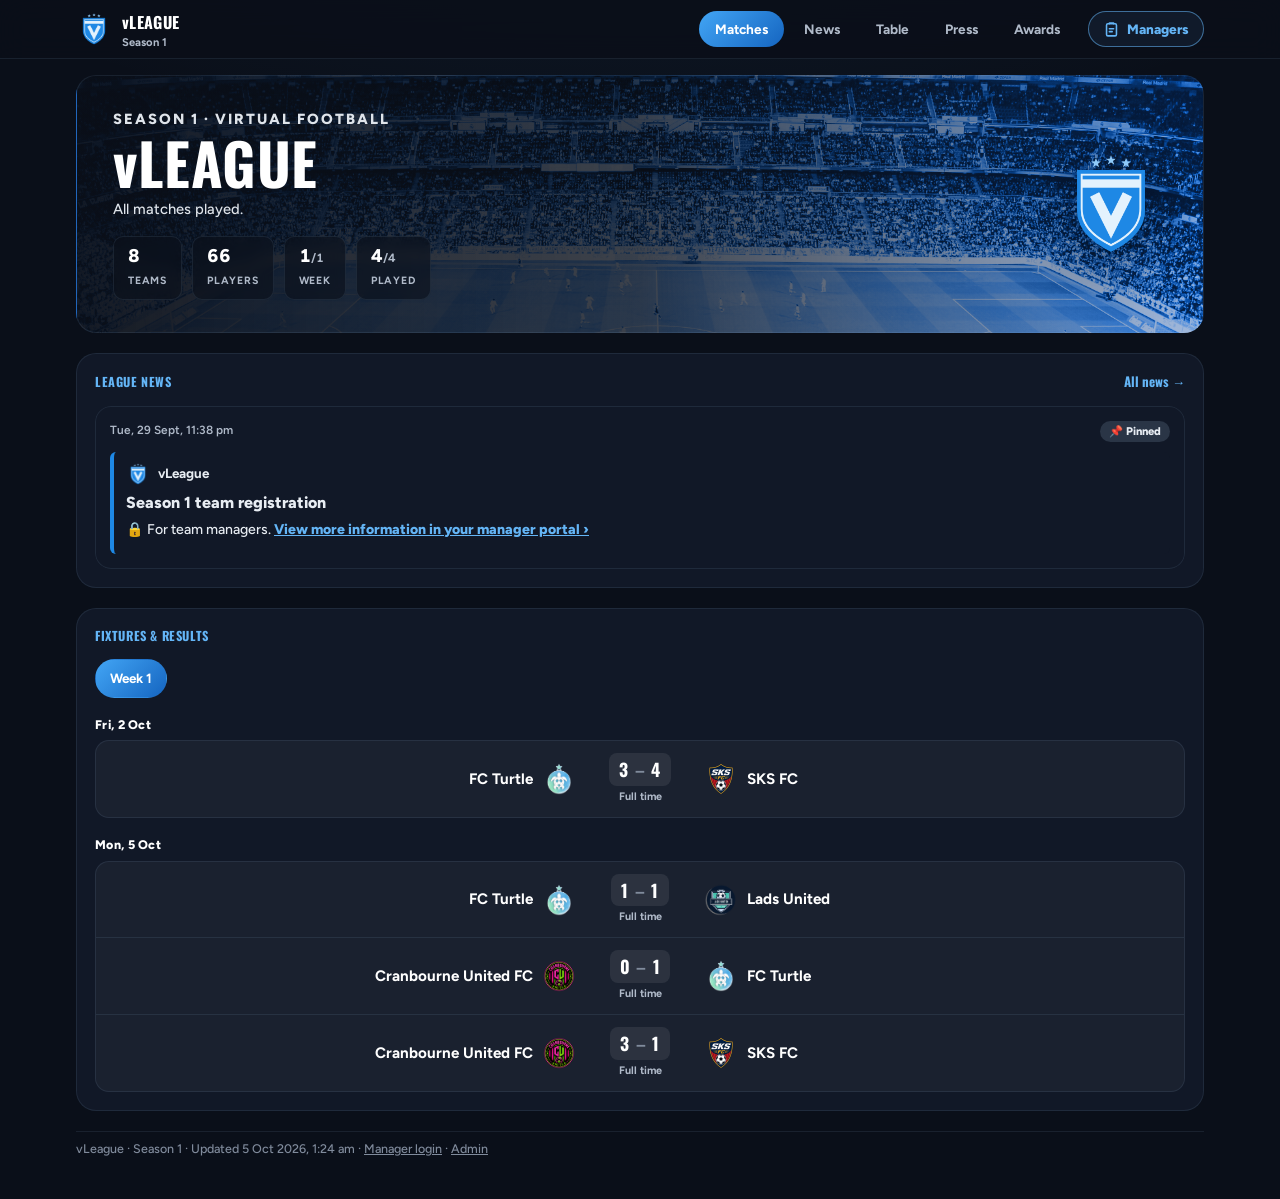
<file: index.html>
<!DOCTYPE html>
<html lang="en">
<head>
  <meta charset="UTF-8">
  <meta name="viewport" content="width=device-width, initial-scale=1.0, viewport-fit=cover">
  <title>vLeague</title>
  <meta name="description" content="Fixtures, results and live matches for vLeague Season 1.">
  <meta name="theme-color" content="#061a38">
  <link rel="icon" type="image/png" href="assets/league/logo.png">
  <link rel="preconnect" href="https://fonts.googleapis.com">
  <link rel="preconnect" href="https://fonts.gstatic.com" crossorigin>
  <link rel="stylesheet" href="https://fonts.googleapis.com/css2?family=Oswald:wght@500;700&family=Figtree:wght@400;500;600;700;800&display=swap">
  <link rel="stylesheet" href="css/styles.css?v=202610051247">
  <link rel="stylesheet" href="css/news.css?v=202610051247">
  <script type="importmap">{"imports":{"./js/admin-league.js":"./js/admin-league.js?v=202610051247","./js/admin-news.js":"./js/admin-news.js?v=202610051247","./js/admin-ui.js":"./js/admin-ui.js?v=202610051247","./js/admin.js":"./js/admin.js?v=202610051247","./js/awards.js":"./js/awards.js?v=202610051247","./js/broadcast.js":"./js/broadcast.js?v=202610051247","./js/config.js":"./js/config.js?v=202610051247","./js/data.js":"./js/data.js?v=202610051247","./js/highlights.js":"./js/highlights.js?v=202610051247","./js/home.js":"./js/home.js?v=202610051247","./js/league.js":"./js/league.js?v=202610051247","./js/manager-news.js":"./js/manager-news.js?v=202610051247","./js/manager-scout.js":"./js/manager-scout.js?v=202610051247","./js/manager.js":"./js/manager.js?v=202610051247","./js/managers.js":"./js/managers.js?v=202610051247","./js/match-player.js":"./js/match-player.js?v=202610051247","./js/match.js":"./js/match.js?v=202610051247","./js/news-page.js":"./js/news-page.js?v=202610051247","./js/news.js":"./js/news.js?v=202610051247","./js/press-effect.js":"./js/press-effect.js?v=202610051247","./js/press-panels.js":"./js/press-panels.js?v=202610051247","./js/press-view.js":"./js/press-view.js?v=202610051247","./js/press.js":"./js/press.js?v=202610051247","./js/replay.js":"./js/replay.js?v=202610051247","./js/sim-worker.js":"./js/sim-worker.js?v=202610051247","./js/simulate.js":"./js/simulate.js?v=202610051247","./js/table.js":"./js/table.js?v=202610051247","./js/ui.js":"./js/ui.js?v=202610051247","./js/updates.js":"./js/updates.js?v=202610051247","./js/viewers.js":"./js/viewers.js?v=202610051247"}}</script>
  <script type="module" src="js/home.js?v=202610051247"></script>
  <script type="module" src="js/updates.js?v=202610051247"></script>
</head>
<body>
  <header class="topbar">
    <div class="topbar-inner">
      <a class="brand" href="index.html"><img src="assets/league/logo.png" alt="" onerror="this.remove()"><span><b><span class="long">vLEAGUE</span><span class="short">vLEAGUE</span></b><small id="season-label">Season 1</small></span></a>
      <nav class="nav" aria-label="Site">
        <a href="index.html" aria-current="page">Matches</a>
        <a href="news.html">News</a>
        <a href="table.html">Table</a>
        <a href="press.html">Press</a>
        <a href="awards.html">Awards</a>
      </nav>
      <a class="mgr-btn" href="manager.html" aria-label="Manager Hub"><svg viewBox="0 0 24 24" fill="none" stroke="currentColor" stroke-width="2.2" stroke-linecap="round" stroke-linejoin="round" aria-hidden="true"><rect x="5" y="4" width="14" height="17" rx="2"/><path d="M9 4V3h6v1"/><path d="M9 11h6M9 15h4"/></svg><span>Managers</span></a>
    </div>
  </header>

  <div class="app">
    <section class="hero">
      <div class="hero-text">
        <p class="eyebrow" id="hero-eyebrow">Season 1 · Virtual football</p>
        <h1 class="hero-name">vLEAGUE</h1>
        <p id="hero-status">Loading matches…</p>
        <div class="hero-facts" id="hero-facts"></div>
      </div>
      <img class="hero-logo" src="assets/league/logo.png" alt="" onerror="this.remove()">
    </section>

    <div class="notice" id="notice" hidden></div>

    <section class="card news-latest" id="news-latest" hidden>
      <h2 class="card-title">League news <a href="news.html">All news →</a></h2>
      <div class="nw-list" id="news-latest-list"></div>
    </section>

    <section class="card" id="fixtures">
      <h2 class="card-title">Fixtures &amp; results</h2>
      <div class="tabs" id="week-tabs" role="tablist" aria-label="Week"></div>
      <div class="match-list" id="week-list" role="tabpanel"><div class="loading"><div class="spinner"></div>Loading matches…</div></div>
    </section>

    <footer class="site-footer">
      <span>vLeague · Season 1 <span id="updated"></span> · <a href="manager.html">Manager login</a> · <a href="admin.html">Admin</a></span>
    </footer>
  </div>
</body>
</html>
</file>
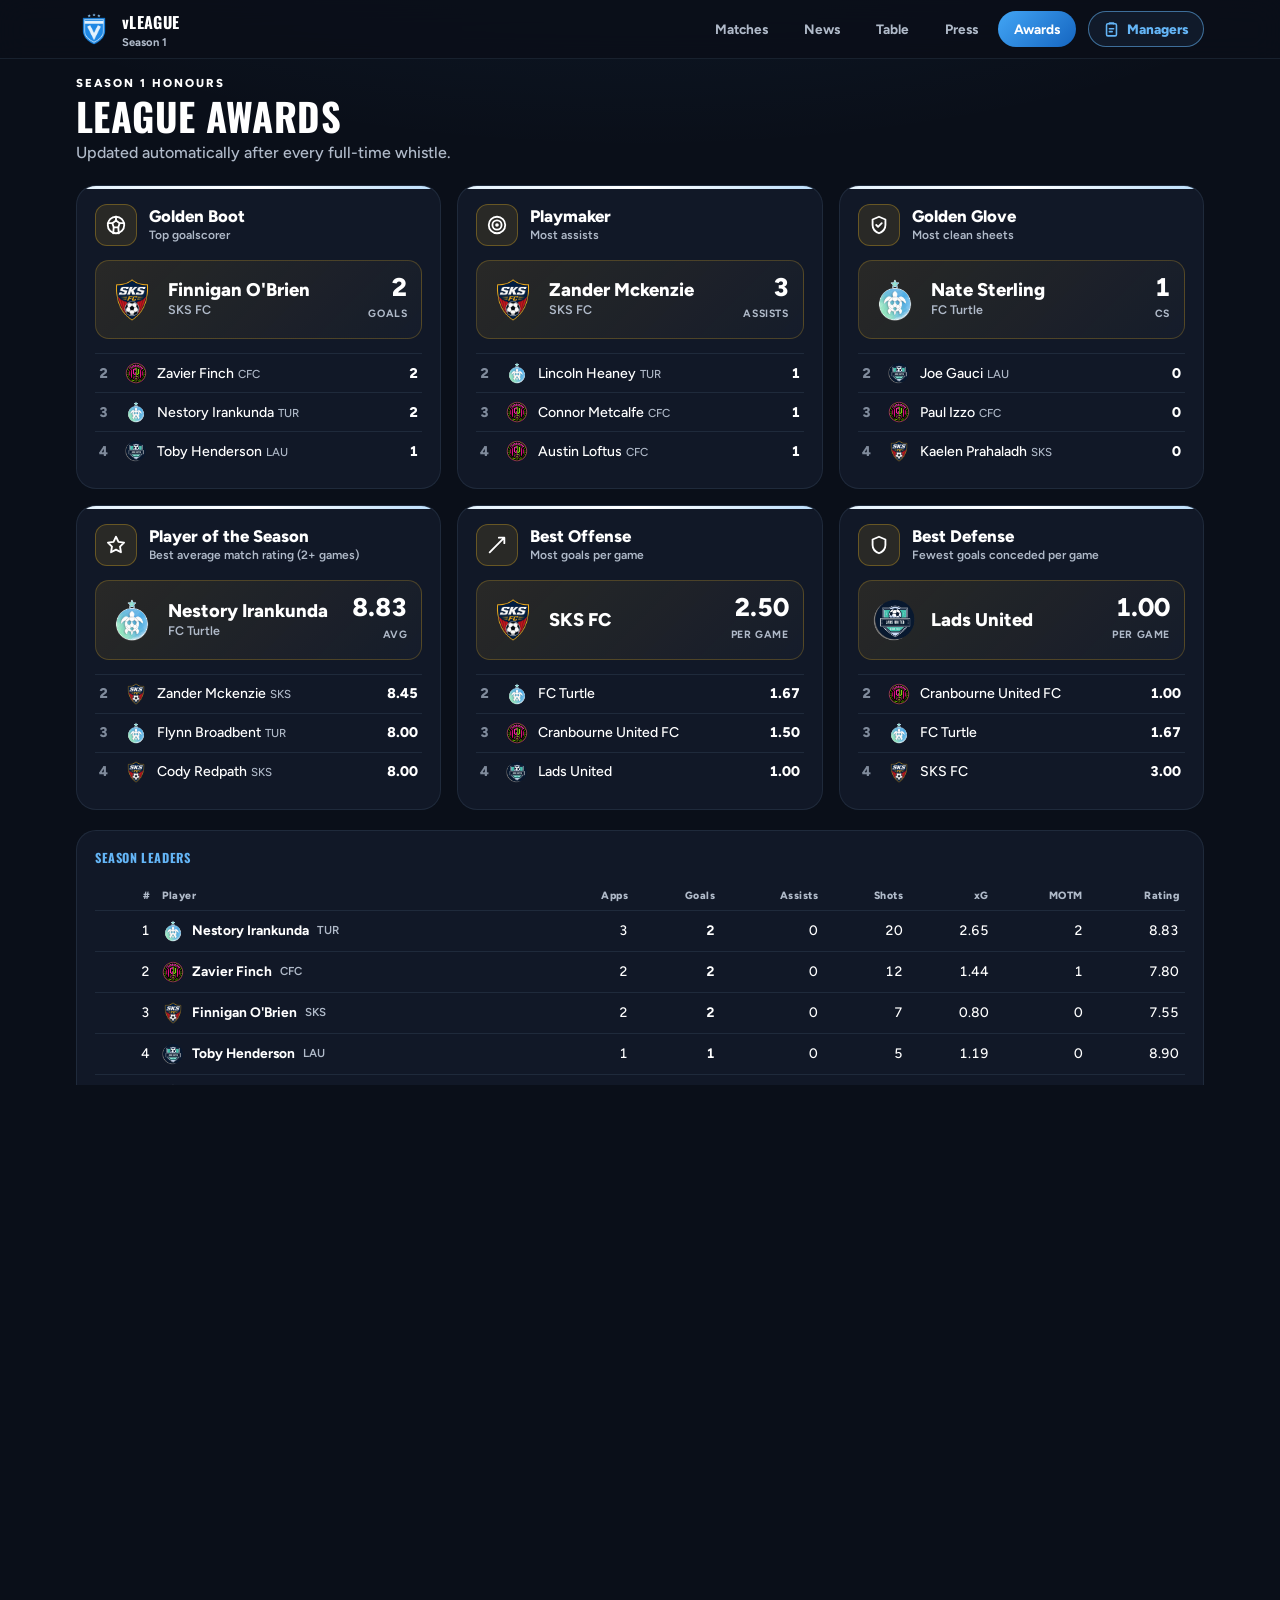
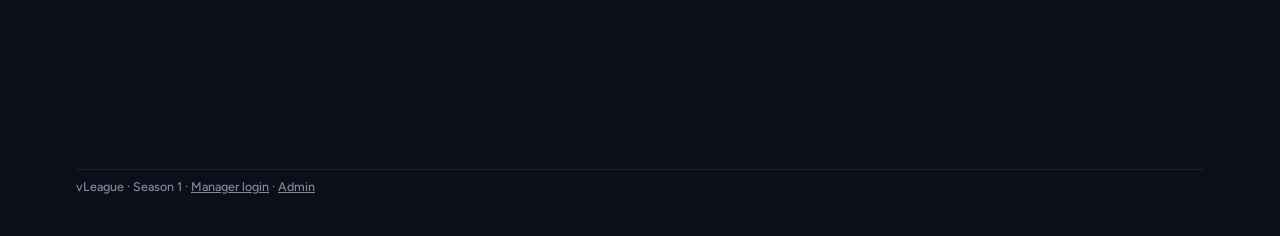
<file: awards.html>
<!DOCTYPE html>
<html lang="en">
<head>
  <meta charset="UTF-8">
  <meta name="viewport" content="width=device-width, initial-scale=1.0, viewport-fit=cover">
  <title>Awards | vLeague</title>
  <meta name="theme-color" content="#061a38">
  <link rel="icon" type="image/png" href="assets/league/logo.png">
  <link rel="preconnect" href="https://fonts.googleapis.com">
  <link rel="preconnect" href="https://fonts.gstatic.com" crossorigin>
  <link rel="stylesheet" href="https://fonts.googleapis.com/css2?family=Oswald:wght@500;700&family=Figtree:wght@400;500;600;700;800&display=swap">
  <link rel="stylesheet" href="css/styles.css?v=202610051247">
  <style>
    .awards-grid { display: grid; grid-template-columns: repeat(auto-fit, minmax(min(320px, 100%), 1fr)); gap: 16px; }
    .award { display: grid; gap: 14px; align-content: start; }
    .award::before { content: ''; position: absolute; top: 0; left: 0; right: 0; height: 3px; background: var(--gold); }
    .award-head { display: flex; align-items: center; gap: 12px; }
    .award-icon { width: 42px; height: 42px; border-radius: 12px; display: grid; place-items: center; flex: none; color: var(--gold-solid); background: rgba(251,191,36,.1); border: 1px solid rgba(251,191,36,.3); }
    .award-icon svg { width: 22px; height: 22px; }
    .award h2 { margin: 0; font-size: 1.05rem; font-weight: 800; line-height: 1.2; }
    .award .sub { font-size: .75rem; color: var(--muted); font-weight: 600; }
    .winner { display: flex; align-items: center; gap: 14px; padding: 14px; border-radius: var(--r-md); background: linear-gradient(135deg, rgba(251,191,36,.1), rgba(255,255,255,.02)); border: 1px solid rgba(251,191,36,.22); }
    .winner .who { font-size: 1.15rem; font-weight: 800; line-height: 1.2; }
    .winner .team { font-size: .78rem; color: var(--muted); font-weight: 600; }
    .winner .val { margin-left: auto; text-align: right; flex: none; }
    .winner .val b { display: block; font-size: 1.6rem; font-weight: 800; line-height: 1; color: var(--gold-solid); font-variant-numeric: tabular-nums; }
    .winner .val span { font-size: .66rem; color: var(--muted); font-weight: 700; text-transform: uppercase; letter-spacing: .6px; }
    .runners { display: grid; }
    .runner { display: flex; align-items: center; gap: 10px; padding: 8px 4px; font-size: .88rem; border-top: 1px solid var(--line); }
    .runner .rk { width: 16px; color: var(--faint); font-weight: 800; font-variant-numeric: tabular-nums; }
    .runner small { color: var(--muted); font-size: .72rem; margin-left: 4px; }
    .runner b { margin-left: auto; font-weight: 800; font-variant-numeric: tabular-nums; }
    .leaders { width: 100%; border-collapse: collapse; font-size: .86rem; font-variant-numeric: tabular-nums; }
    .leaders th { font-size: .66rem; color: var(--muted); letter-spacing: .5px; text-align: right; padding: 6px; font-weight: 800; }
    .leaders th:nth-child(2), .leaders td:nth-child(2) { text-align: left; }
    .leaders td { padding: 9px 6px; border-top: 1px solid var(--line); text-align: right; }
    .leaders td:nth-child(2) { font-weight: 700; }
    .leaders td:nth-child(2) > div { display: flex; align-items: center; gap: 8px; min-width: 0; }
    @media (max-width: 600px) { .leaders .wide { display: none; } }
  </style>
  <script type="importmap">{"imports":{"./js/admin-league.js":"./js/admin-league.js?v=202610051247","./js/admin-news.js":"./js/admin-news.js?v=202610051247","./js/admin-ui.js":"./js/admin-ui.js?v=202610051247","./js/admin.js":"./js/admin.js?v=202610051247","./js/awards.js":"./js/awards.js?v=202610051247","./js/broadcast.js":"./js/broadcast.js?v=202610051247","./js/config.js":"./js/config.js?v=202610051247","./js/data.js":"./js/data.js?v=202610051247","./js/highlights.js":"./js/highlights.js?v=202610051247","./js/home.js":"./js/home.js?v=202610051247","./js/league.js":"./js/league.js?v=202610051247","./js/manager-news.js":"./js/manager-news.js?v=202610051247","./js/manager-scout.js":"./js/manager-scout.js?v=202610051247","./js/manager.js":"./js/manager.js?v=202610051247","./js/managers.js":"./js/managers.js?v=202610051247","./js/match-player.js":"./js/match-player.js?v=202610051247","./js/match.js":"./js/match.js?v=202610051247","./js/news-page.js":"./js/news-page.js?v=202610051247","./js/news.js":"./js/news.js?v=202610051247","./js/press-effect.js":"./js/press-effect.js?v=202610051247","./js/press-panels.js":"./js/press-panels.js?v=202610051247","./js/press-view.js":"./js/press-view.js?v=202610051247","./js/press.js":"./js/press.js?v=202610051247","./js/replay.js":"./js/replay.js?v=202610051247","./js/sim-worker.js":"./js/sim-worker.js?v=202610051247","./js/simulate.js":"./js/simulate.js?v=202610051247","./js/table.js":"./js/table.js?v=202610051247","./js/ui.js":"./js/ui.js?v=202610051247","./js/updates.js":"./js/updates.js?v=202610051247","./js/viewers.js":"./js/viewers.js?v=202610051247"}}</script>
  <script type="module" src="js/awards.js?v=202610051247"></script>
  <script type="module" src="js/updates.js?v=202610051247"></script>
</head>
<body>
  <header class="topbar">
    <div class="topbar-inner">
      <a class="brand" href="index.html"><img src="assets/league/logo.png" alt="" onerror="this.remove()"><span><b><span class="long">vLEAGUE</span><span class="short">vLEAGUE</span></b><small>Season 1</small></span></a>
      <nav class="nav" aria-label="Site">
        <a href="index.html">Matches</a>
        <a href="news.html">News</a>
        <a href="table.html">Table</a>
        <a href="press.html">Press</a>
        <a href="awards.html" aria-current="page">Awards</a>
      </nav>
      <a class="mgr-btn" href="manager.html" aria-label="Manager Hub"><svg viewBox="0 0 24 24" fill="none" stroke="currentColor" stroke-width="2.2" stroke-linecap="round" stroke-linejoin="round" aria-hidden="true"><rect x="5" y="4" width="14" height="17" rx="2"/><path d="M9 4V3h6v1"/><path d="M9 11h6M9 15h4"/></svg><span>Managers</span></a>
    </div>
  </header>
  <div class="app">
    <header class="page-head">
      <p class="eyebrow gold">Season 1 honours</p>
      <h1>League awards</h1>
      <p>Updated automatically after every full-time whistle.</p>
    </header>
    <div class="awards-grid" id="awards"><div class="loading"><div class="spinner" style="border-top-color:#fbbf24"></div>Calculating award winners…</div></div>
    <section class="card">
      <h2 class="card-title">Season leaders</h2>
      <div style="overflow-x:auto">
        <table class="leaders">
          <thead><tr><th>#</th><th>Player</th><th>Apps</th><th>Goals</th><th>Assists</th><th class="wide">Shots</th><th class="wide">xG</th><th class="wide">MOTM</th><th>Rating</th></tr></thead>
          <tbody id="leaders"></tbody>
        </table>
      </div>
    </section>
    <footer class="site-footer"><span>vLeague · Season 1 · <a href="manager.html">Manager login</a> · <a href="admin.html">Admin</a></span></footer>
  </div>
</body>
</html>
</file>
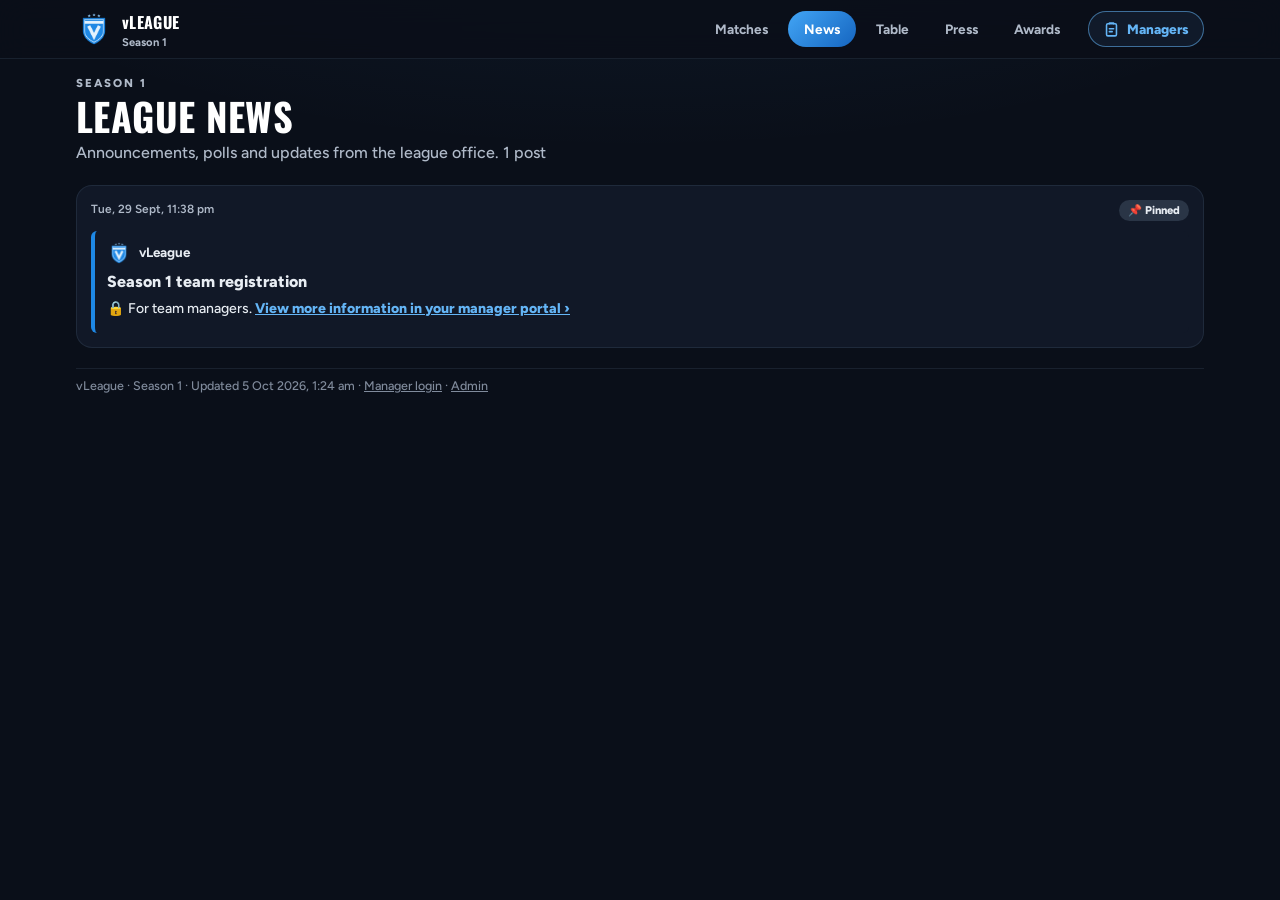
<file: news.html>
<!DOCTYPE html>
<html lang="en">
<head>
  <meta charset="UTF-8">
  <meta name="viewport" content="width=device-width, initial-scale=1.0, viewport-fit=cover">
  <title>League News | vLeague</title>
  <meta name="description" content="News, announcements and polls from the vLeague office.">
  <meta name="theme-color" content="#061a38">
  <link rel="icon" type="image/png" href="assets/league/logo.png">
  <link rel="preconnect" href="https://fonts.googleapis.com">
  <link rel="preconnect" href="https://fonts.gstatic.com" crossorigin>
  <link rel="stylesheet" href="https://fonts.googleapis.com/css2?family=Oswald:wght@500;700&family=Figtree:wght@400;500;600;700;800&display=swap">
  <link rel="stylesheet" href="css/styles.css?v=202610051247">
  <link rel="stylesheet" href="css/news.css?v=202610051247">
  <script type="importmap">{"imports":{"./js/admin-league.js":"./js/admin-league.js?v=202610051247","./js/admin-news.js":"./js/admin-news.js?v=202610051247","./js/admin-ui.js":"./js/admin-ui.js?v=202610051247","./js/admin.js":"./js/admin.js?v=202610051247","./js/awards.js":"./js/awards.js?v=202610051247","./js/broadcast.js":"./js/broadcast.js?v=202610051247","./js/config.js":"./js/config.js?v=202610051247","./js/data.js":"./js/data.js?v=202610051247","./js/highlights.js":"./js/highlights.js?v=202610051247","./js/home.js":"./js/home.js?v=202610051247","./js/league.js":"./js/league.js?v=202610051247","./js/manager-news.js":"./js/manager-news.js?v=202610051247","./js/manager-scout.js":"./js/manager-scout.js?v=202610051247","./js/manager.js":"./js/manager.js?v=202610051247","./js/managers.js":"./js/managers.js?v=202610051247","./js/match-player.js":"./js/match-player.js?v=202610051247","./js/match.js":"./js/match.js?v=202610051247","./js/news-page.js":"./js/news-page.js?v=202610051247","./js/news.js":"./js/news.js?v=202610051247","./js/press-effect.js":"./js/press-effect.js?v=202610051247","./js/press-panels.js":"./js/press-panels.js?v=202610051247","./js/press-view.js":"./js/press-view.js?v=202610051247","./js/press.js":"./js/press.js?v=202610051247","./js/replay.js":"./js/replay.js?v=202610051247","./js/sim-worker.js":"./js/sim-worker.js?v=202610051247","./js/simulate.js":"./js/simulate.js?v=202610051247","./js/table.js":"./js/table.js?v=202610051247","./js/ui.js":"./js/ui.js?v=202610051247","./js/updates.js":"./js/updates.js?v=202610051247","./js/viewers.js":"./js/viewers.js?v=202610051247"}}</script>
  <script type="module" src="js/news-page.js?v=202610051247"></script>
  <script type="module" src="js/updates.js?v=202610051247"></script>
</head>
<body>
  <header class="topbar">
    <div class="topbar-inner">
      <a class="brand" href="index.html"><img src="assets/league/logo.png" alt="" onerror="this.remove()"><span><b><span class="long">vLEAGUE</span><span class="short">vLEAGUE</span></b><small id="season-label">Season 1</small></span></a>
      <nav class="nav" aria-label="Site">
        <a href="index.html">Matches</a>
        <a href="news.html" aria-current="page">News</a>
        <a href="table.html">Table</a>
        <a href="press.html">Press</a>
        <a href="awards.html">Awards</a>
      </nav>
      <a class="mgr-btn" href="manager.html" aria-label="Manager Hub"><svg viewBox="0 0 24 24" fill="none" stroke="currentColor" stroke-width="2.2" stroke-linecap="round" stroke-linejoin="round" aria-hidden="true"><rect x="5" y="4" width="14" height="17" rx="2"/><path d="M9 4V3h6v1"/><path d="M9 11h6M9 15h4"/></svg><span>Managers</span></a>
    </div>
  </header>

  <div class="app">
    <header class="page-head"><p class="eyebrow" id="season-label">Season 1</p><h1>League news</h1><p>Announcements, polls and updates from the league office. <span id="news-count" class="muted"></span></p></header>

    <div class="nw-list news-page" id="news-list"><div class="card loading"><div class="spinner"></div>Loading…</div></div>

    <footer class="site-footer">
      <span>vLeague · Season 1 <span id="updated"></span> · <a href="manager.html">Manager login</a> · <a href="admin.html">Admin</a></span>
    </footer>
  </div>
</body>
</html>
</file>
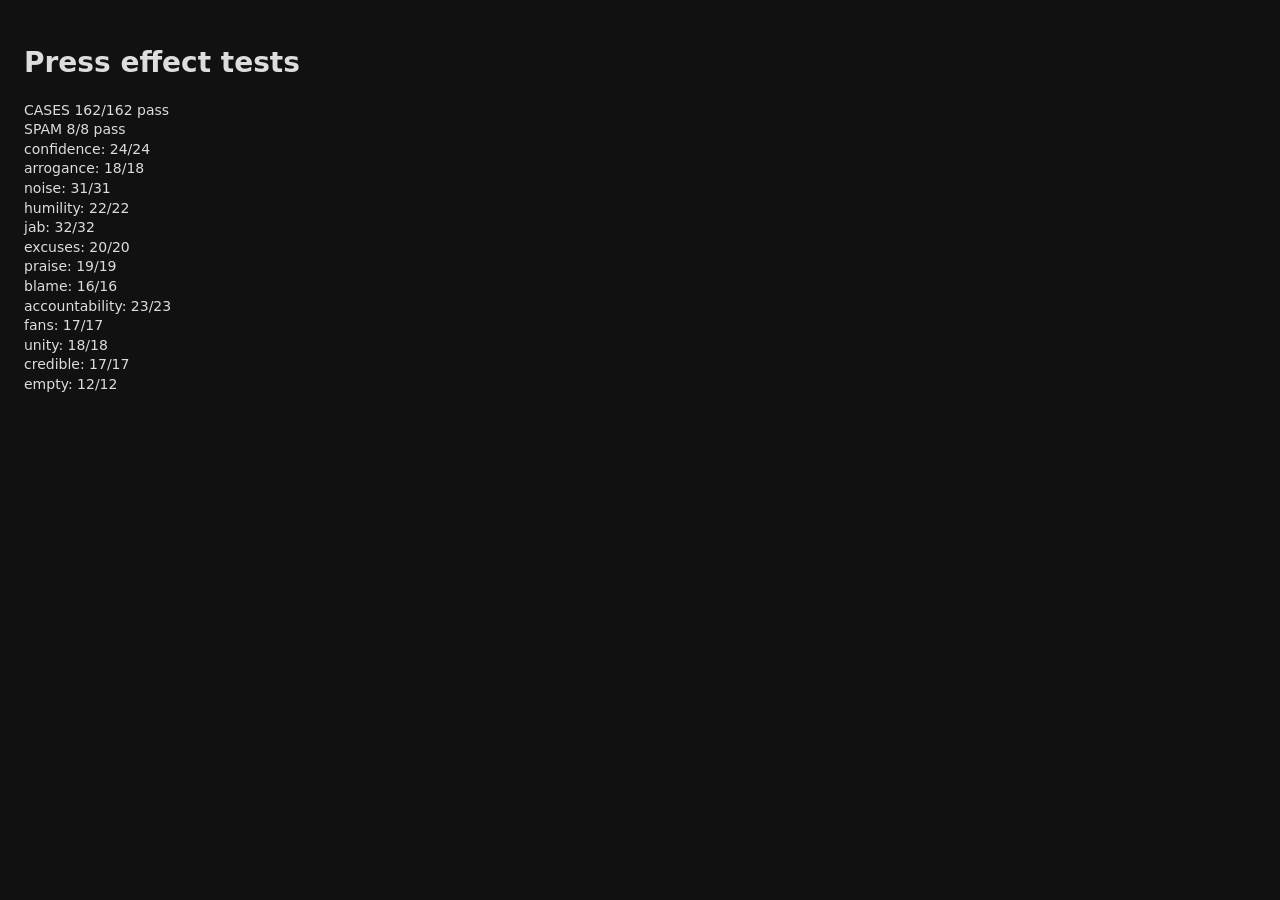
<file: tools/press-effect-test.html>
<!DOCTYPE html>
<!-- Dev tool: checks js/press-effect.js readStatement() against tools/press-effect-cases.js.
     Serve the site root (python -m http.server) and open /tools/press-effect-test.html,
     or run it in headless Chrome and read the console ("PE:" lines). Not linked from the site. -->
<html lang="en"><head><meta charset="utf-8"><title>Press effect tests</title><meta name="robots" content="noindex">
<style>body{font:14px/1.4 system-ui;background:#111;color:#ddd;padding:16px}.f{color:#f87171}.p{color:#6ee7b7}td{padding:2px 8px;vertical-align:top;border-bottom:1px solid #333}</style></head>
<body><h1>Press effect tests</h1><div id="out">Running…</div>
<script type="module">
import { readStatement, similarity } from '../js/press-effect.js';
// #holdout / #holdout2 run the independent sets in press-effect-holdout.js (the reader was never tuned on it).
const HOLD = /^#holdout2?$/.test(location.hash);
const set = location.hash === '#holdout2' ? await import('./press-effect-holdout2.js') : HOLD ? await import('./press-effect-holdout.js') : await import('./press-effect-cases.js');
const { CONTEXT, CASES } = set, SPAM_SETS = set.SPAM_SETS || [];

// Debug one statement: /tools/press-effect-test.html#text=your words here
if (location.hash.startsWith('#text=')) {
  const r = readStatement(decodeURIComponent(location.hash.slice(6)), CONTEXT);
  console.log('PE: ' + JSON.stringify(r.signals));
  for (const x of r.reasons) console.log(`PE:   ${x.signal} ${x.v} "${x.quote}" ${x.note}`);
  throw new Error('debug only');
}
const TH = 0.15;
const ok = (want, v) => (want === '+' ? v >= TH : want === '-' ? v <= -TH : Math.abs(v) < TH);
const rows = [];
let pass = 0, fail = 0;
const bySignal = {};
for (const c of CASES) {
  const r = readStatement(c.text, CONTEXT);
  const bad = Object.entries(c.expect).filter(([k, want]) => !ok(want, r.signals[k] ?? 0));
  for (const [k, want] of Object.entries(c.expect)) {
    const b = (bySignal[k] ||= { pass: 0, fail: 0 });
    ok(want, r.signals[k] ?? 0) ? b.pass++ : b.fail++;
  }
  if (bad.length) { fail++; rows.push({ c, r, bad }); } else pass++;
}
// Spam groups: 'dedupe' means every item is similar to the first; 'distinct' means none are.
const spam = SPAM_SETS.map(g => {
  const rs = g.items.map(t => readStatement(t, CONTEXT));
  const sims = rs.slice(1).map(r => similarity(rs[0], r));
  const good = g.expect === 'dedupe' ? sims.every(s => s >= 0.55) : sims.every(s => s < 0.55);
  return { g, good, min: Math.min(...sims), max: Math.max(...sims) };
});
const out = [`CASES ${pass}/${CASES.length} pass`, `SPAM ${spam.filter(s => s.good).length}/${spam.length} pass`,
  ...Object.entries(bySignal).map(([k, b]) => `  ${k}: ${b.pass}/${b.pass + b.fail}`)];
for (const line of out) console.log('PE: ' + line);
for (const { c, r, bad } of rows) console.log('PE: FAIL ' + JSON.stringify(c.text).slice(0, 110) + ' | ' + bad.map(([k, w]) => `${k} want ${w} got ${r.signals[k]}`).join(', ') + ' | ' + c.note);
for (const s of spam.filter(s => !s.good)) console.log(`PE: SPAMFAIL ${s.g.expect} ${s.g.note} min=${s.min.toFixed(2)} max=${s.max.toFixed(2)}`);
// ---- Whole-team scenarios on the real league: /tools/press-effect-test.html#scenarios
if (location.hash === '#scenarios') {
  const { pressEffect } = await import('../js/press-effect.js');
  const season = await (await fetch('../data/season.json', { cache: 'no-store' })).json();
  const { kickoff } = await import('../js/data.js');
  // An upcoming TUR v LAU (either way round); pretend it's being simulated an hour before kick-off.
  const fx = season.fixtures.filter(f => [f.home, f.away].sort().join() === 'LAU,TUR' && !f.result && f.date).sort((a, b) => kickoff(a) - kickoff(b))[0];
  const now = new Date(kickoff(fx) - 3600e3);
  const at = (h) => new Date(+now - h * 3600e3).toISOString().slice(0, 19);
  const mk = (texts, kind = 'statement') => texts.map((a, i) => ({ id: `t${i}`, q: kind === 'answer' ? 'Next up is Lads United. What are you expecting?' : 'Statement', a, date: at(1 + i * 0.01) }));
  const files = press => ({ TUR: { tactics: { pressing: 0.9, directness: 0.3, width: 0.5 }, press }, LAU: { tactics: {}, press: [] } });
  const spam = Array.from({ length: 8000 }, (_, i) => ['i know that lads united dont play well under our attacking pressure', 'Lads United dont play well under our attacking pressure!!', 'lads utd cant handle our pressure, everyone knows it', 'I KNOW LADS UNITED DONT PLAY WELL UNDER PRESSURE'][i % 4] + (i % 7 ? '' : ' 🔥'));
  const scen = {
    'nothing said': [],
    'one credible jab': mk(['i know that lads united dont play well under our attacking pressure']),
    'the same jab x8000': mk(spam),
    'good presser': mk(['Proud of the lads last week, Flynn Broadbent was outstanding. Huge thanks to everyone who came down, the support was incredible.', 'Lads United are a decent side, we respect them, but we are ready and we believe in what we are doing.', 'We were sloppy in the second half last week, that is on me, we will learn from it.'], 'answer'),
    'toxic presser': mk(['The ref robbed us again, disgrace.', 'Some players need to have a look at themselves, Hayden Cross was useless.', 'We will smash Lads United 5-0, easy, they are a pub team.', 'fans who booed can stay home']),
    'good + spam of good': mk([...Array.from({ length: 50 }, () => 'Huge thanks to the fans, proud of the lads, we go again together.')]),
  };
  for (const [name, press] of Object.entries(scen)) {
    const f = files(press);
    const t0 = performance.now();
    const e = pressEffect(season, f, fx, { now });
    const me = e[fx.home === 'TUR' ? 'home' : 'away'], them = e[fx.home === 'TUR' ? 'away' : 'home'];
    console.log(`PE: SCEN ${name.padEnd(20)} TUR fans ${me.fans} happy ${me.happiness} perf ${(me.perf * 100).toFixed(2)}% final ${(me.final * 100).toFixed(2)}% | LAU hit by ${(them.received * 100).toFixed(2)}% final ${(them.final * 100).toFixed(2)}% | counted ${me.counted.length} repeats ${me.repeats.length} ignored ${me.ignored.length} | ${Math.round(performance.now() - t0)}ms`);
    if (name === 'the same jab x8000' || name === 'toxic presser') for (const r of me.reasons) console.log(`PE:     ${r.meter} ${r.v} ${r.reason}`);
  }
  throw new Error('scenarios only');
}
document.getElementById('out').innerHTML =`<p>${out.join('<br>')}</p><table>${rows.map(({ c, r, bad }) => `<tr><td class="f">${c.text.replace(/</g, '&lt;')}</td><td>${bad.map(([k, w]) => `${k}: want ${w}, got ${r.signals[k]}`).join('<br>')}</td><td>${c.note}</td></tr>`).join('')}</table>`;
</script></body></html>
</file>
<file: css/styles.css>
/* ==========================================================
   vLeague Season 1. Navy background, the Material Blue ramp, white as the accent (docs/BRAND.md).
   Mobile first: every layout works from 320px phones up to wide desktops.
   League colours live in the tokens below; team colours are the teams' own.
   ========================================================== */
:root {
  /* The Material Blue ramp */
  --blue-50: #e3f2fd; --blue-100: #bbdefb; --blue-200: #90caf9; --blue-300: #64b5f6; --blue-400: #42a5f5;
  --blue-500: #2196f3; --blue-600: #1e88e5; --blue-700: #1976d2; --blue-800: #1565c0; --blue-900: #0d47a1;
  --navy: #061a38;
  --white: #ffffff;

  /* Page neutrals: near-black with a navy undertone. Blue accents do the rest. */
  --bg: #0a0f19;
  --text: var(--white);
  --muted: #b0bac9;
  --faint: #808b9c;
  --line: rgba(160, 190, 230, 0.10);
  --line-strong: #2a3446;
  --glass-border: var(--line);
  --surface: #111827;
  --surface-raised: #182133;
  --surface-2: rgba(255, 255, 255, 0.04);

  /* Real-world result colours (form guides): not brand colours */
  --res-w: #22a55b; --res-d: #7c8594; --res-l: #e5484d;

  --brand-1: var(--blue-400);
  --brand-2: var(--blue-800);
  --brand: var(--blue-300);
  --brand-grad: linear-gradient(135deg, var(--blue-400) 0%, var(--blue-800) 100%);
  --on-brand: var(--white);            /* text on --brand-grad and blue fills */

  /* Match states: blues and white only (the pill text and dot carry the meaning) */
  --upcoming: var(--blue-400);
  --final: var(--blue-200);
  --live: var(--white);
  --loss: var(--blue-400);
  --draw: var(--blue-200);
  --gold: linear-gradient(135deg, var(--blue-50), var(--white), var(--blue-100));
  --gold-solid: var(--white);

  --font: 'Figtree', system-ui, -apple-system, 'Segoe UI', sans-serif;
  --font-display: 'Oswald', 'Arial Narrow', 'Roboto Condensed', sans-serif;
  --r-lg: 20px;
  --r-md: 14px;
  --r-sm: 10px;
  --max: 1160px;
}

*, *::before, *::after { box-sizing: border-box; }
html { scroll-behavior: smooth; -webkit-text-size-adjust: 100%; }
body {
  margin: 0; font-family: var(--font); font-weight: 500; line-height: 1.5;
  color: var(--text); min-height: 100vh;
  background: radial-gradient(1200px 500px at 50% -200px, rgba(66,165,245,.10), transparent 70%), var(--bg); overflow-x: hidden;
  -webkit-tap-highlight-color: transparent;
}
a { color: inherit; }
button, input, select { font: inherit; color: inherit; }
[hidden] { display: none !important; }
:focus-visible { outline: 2px solid var(--brand); outline-offset: 3px; border-radius: 6px; }

@keyframes fadeIn { from { opacity: 0; transform: translateY(8px); } to { opacity: 1; transform: none; } }
@keyframes livePulse { 0%, 100% { opacity: .5; } 50% { opacity: 1; } }
@keyframes spin { to { transform: rotate(360deg); } }

.app {
  max-width: var(--max); margin: 0 auto; display: grid; gap: 20px;
  padding: 16px max(16px, env(safe-area-inset-right)) calc(40px + env(safe-area-inset-bottom)) max(16px, env(safe-area-inset-left));
}
.stack { display: grid; gap: 20px; min-width: 0; align-content: start; }
.stack > * { min-width: 0; }
.muted { color: var(--muted); }
.empty { color: var(--muted); padding: 18px; text-align: center; font-size: .9rem; margin: 0; }
.spinner { width: 28px; height: 28px; border: 3px solid rgba(255,255,255,.1); border-top-color: var(--final); border-radius: 50%; animation: spin .9s linear infinite; margin: 0 auto 10px; }
.loading { text-align: center; color: var(--muted); padding: 40px 0; }

/* ---------- Top bar (every page) ---------- */
.topbar {
  position: sticky; top: 0; z-index: 30;
  background: rgba(10, 15, 25, .9); backdrop-filter: blur(14px); -webkit-backdrop-filter: blur(14px);
  border-bottom: 1px solid var(--line);
  padding-top: env(safe-area-inset-top);
}
.topbar-inner {
  max-width: var(--max); margin: 0 auto; display: flex; align-items: center; justify-content: space-between; gap: 12px;
  padding: 10px max(16px, env(safe-area-inset-right)) 10px max(16px, env(safe-area-inset-left));
}
.brand { display: flex; align-items: center; gap: 10px; text-decoration: none; min-width: 0; }
.brand img { width: 36px; height: 36px; object-fit: contain; flex: none; }
.brand b { font-weight: 800; font-size: 1rem; letter-spacing: -.2px; white-space: nowrap; }
.brand small { display: block; font-size: .7rem; font-weight: 700; color: var(--muted); line-height: 1.1; white-space: nowrap; }
.brand .long { display: none; }
.nav { display: flex; gap: 4px; }
.nav a {
  padding: 8px 12px; border-radius: 999px; text-decoration: none; font-size: .85rem; font-weight: 700; color: var(--muted);
  min-height: 36px; display: inline-flex; align-items: center;
}
.nav a:hover { color: var(--text); background: var(--surface-2); }
.nav a[aria-current="page"] { background: var(--brand-grad); color: var(--on-brand); }
/* Five nav links: the full league name and roomy links only once there's space for them. */
@media (min-width: 480px) and (max-width: 559px) { .nav a { padding: 8px 7px; font-size: .8rem; } }
@media (min-width: 560px) and (max-width: 799px) { .nav a { padding: 8px 10px; } }
@media (min-width: 800px) {
  .brand .short { display: none; }
  .brand .long { display: inline; }
  .nav a { padding: 8px 16px; }
}
@media (max-width: 479px) {
  .brand small { display: none; }
  .nav { gap: 0; }
  .nav a { padding: 8px 9px; font-size: .8rem; }
}

/* Manager Hub button (top bar) */
.topbar-inner .nav { margin-left: auto; }
.mgr-btn {
  display: inline-flex; align-items: center; gap: 7px; flex: none; min-height: 36px; padding: 7px 14px; border-radius: 999px; text-decoration: none;
  font-size: .85rem; font-weight: 800; color: var(--brand); border: 1.5px solid rgba(100,181,246,.55); background: rgba(100,181,246,.08);
}
.mgr-btn svg { width: 17px; height: 17px; }
.mgr-btn:hover { background: rgba(100,181,246,.16); }
.mgr-btn[aria-current="page"] { background: var(--brand-grad); color: var(--on-brand); border-color: transparent; }
@media (max-width: 799px) { .mgr-btn span { display: none; } .mgr-btn { padding: 0; width: 36px; justify-content: center; } }
@media (max-width: 479px) { .brand b { display: none; } }
/* Five nav links + the Managers button on small phones. Below 375px the logo gives way (Matches is the home page). */
@media (max-width: 419px) { .topbar-inner { gap: 8px; } .nav a { padding: 8px 6px; font-size: .78rem; } }
@media (max-width: 374px) { .brand { display: none; } .nav a { padding: 8px 5px; } }

/* ---------- Home hero ---------- */
.hero {
  display: flex; align-items: center; justify-content: space-between; gap: 20px;
  border-radius: var(--r-lg); padding: 24px 20px; overflow: hidden; border: 1px solid var(--line);
  background: linear-gradient(90deg, rgba(10,15,25,.95) 0%, rgba(10,15,25,.78) 50%, rgba(13,71,161,.35)), url('../assets/league/title.jpg') center / cover no-repeat;
  /* The stadium photo is shown in the league's blues only (no green pitch). */
  background-color: var(--blue-800); background-blend-mode: normal, luminosity;
}
.hero-text { min-width: 0; }
.hero-logo { display: none; width: 112px; height: 112px; object-fit: contain; filter: drop-shadow(0 10px 30px rgba(0,0,0,.6)); flex: none; }
.hero-facts { display: flex; gap: 10px; margin-top: 16px; flex-wrap: wrap; }
.hero-facts > div { padding: 8px 14px; border-radius: var(--r-sm); background: rgba(10,15,25,.6); border: 1px solid var(--line); backdrop-filter: blur(6px); -webkit-backdrop-filter: blur(6px); }
.hero-facts b { display: block; font-size: 1.15rem; font-weight: 800; line-height: 1.2; font-variant-numeric: tabular-nums; }
.hero-facts b small { font-size: .75rem; color: var(--muted); font-weight: 700; }
.hero-facts span { font-size: .66rem; font-weight: 700; letter-spacing: .8px; text-transform: uppercase; color: var(--muted); }
@media (min-width: 600px) { .hero { padding: 32px 36px; } .hero-logo { display: block; } }
@media (max-width: 479px) {
  .hero-facts { gap: 6px; flex-wrap: nowrap; }
  .hero-facts > div { flex: 1 1 0; min-width: 0; padding: 7px 8px; }
  .hero-facts b { font-size: 1rem; }
  .hero-facts span { font-size: .58rem; letter-spacing: .4px; }
}
.eyebrow { display: flex; align-items: center; gap: 8px; margin: 0; font-size: .72rem; font-weight: 800; letter-spacing: 2px; text-transform: uppercase; color: var(--brand); }
.hero h1 { margin: 4px 0 6px; font-size: clamp(1.7rem, 6vw, 2.6rem); font-weight: 800; letter-spacing: -.6px; line-height: 1.1; }
.hero p { margin: 0; color: #dfe4ea; font-size: .92rem; }
.pulse { display: inline-block; width: 8px; height: 8px; border-radius: 50%; background: currentColor; animation: livePulse 1.6s infinite ease-in-out; flex: none; }

.notice {
  border-radius: var(--r-md); padding: 10px 16px; font-size: .85rem; font-weight: 600; text-align: center;
  background: rgba(66,165,245,.1); border: 1px solid rgba(100,181,246,.35); color: #e8edf3;
}

/* ---------- Cards ---------- */
.card {
  background: var(--surface); border: 1px solid var(--line); border-radius: var(--r-lg); padding: 18px;
  position: relative; overflow: hidden; min-width: 0; animation: fadeIn .4s ease both;
}
.card-title {
  margin: 0 0 14px; font-size: .78rem; font-weight: 800; letter-spacing: .6px; text-transform: uppercase; color: var(--blue-300);
  display: flex; align-items: center; justify-content: space-between; gap: 10px;
}
[id] { scroll-margin-top: 76px; }
.card-title a { text-transform: none; letter-spacing: 0; color: var(--brand); text-decoration: none; font-size: .82rem; }
.card-title a:hover { text-decoration: underline; }

.layout { display: grid; gap: 20px; align-items: start; }
@media (min-width: 960px) { .layout { grid-template-columns: minmax(0, 1fr) 380px; } }

/* ---------- Team logo ---------- */
.logo { width: var(--s, 38px); height: var(--s, 38px); object-fit: contain; flex: none; }
.logo-fallback { display: grid; place-items: center; border-radius: 50%; font-weight: 900; font-size: calc(var(--s, 38px) * .32); color: #fff; background: var(--c, #475569); }

/* ---------- Status pill ---------- */
.pill {
  display: inline-flex; align-items: center; gap: 6px; padding: 2px 9px; border-radius: 999px; font-size: .66rem; font-weight: 800;
  letter-spacing: .5px; text-transform: uppercase; color: var(--pc, var(--muted)); white-space: nowrap;
  background: color-mix(in srgb, currentColor 14%, transparent);
}
.pill .pulse { width: 6px; height: 6px; }
/* LIVE is the white accent; postponed and unconfirmed are outlined (no red: docs/BRAND.md). */
.pill-live { background: var(--white); color: var(--navy); }
.pill-postponed, .pill-tba { background: transparent; box-shadow: inset 0 0 0 1px currentColor; }
.countdown { font-size: .72rem; font-weight: 700; color: var(--upcoming); font-variant-numeric: tabular-nums; white-space: nowrap; }

/* ---------- Week tabs ---------- */
.tabs { display: flex; gap: 6px; overflow-x: auto; margin: 0 -18px 14px; padding: 0 18px 4px; scrollbar-width: none; }
.tabs::-webkit-scrollbar { display: none; }
.tab {
  flex: none; padding: 8px 14px; min-height: 36px; border-radius: 999px; border: 1px solid var(--line); background: transparent;
  color: var(--muted); font-weight: 700; font-size: .84rem; cursor: pointer;
}
.tab:hover { color: var(--text); }
.tab[aria-selected="true"] { background: var(--brand-grad); color: var(--on-brand); border-color: transparent; }

/* ---------- Match list (grouped by day) ---------- */
.match-list { display: grid; gap: 18px; }
.day-head { margin: 0 0 6px; font-size: .78rem; font-weight: 800; color: var(--text); letter-spacing: .3px; }
.day-head span { color: var(--muted); font-weight: 600; margin-left: 4px; }
.rows { border: 1px solid var(--line); border-radius: var(--r-md); overflow: hidden; background: var(--surface-2); }
.match {
  display: grid; grid-template-columns: minmax(0, 1fr) 96px minmax(0, 1fr); align-items: center; gap: 10px;
  padding: 12px 12px; min-height: 64px; text-decoration: none; position: relative; transition: background .15s;
}
.match + .match { border-top: 1px solid var(--line); }
.match:hover { background: rgba(255,255,255,.05); }
.match.is-live { background: color-mix(in srgb, var(--live) 7%, transparent); }
.match.is-live::before { content: ''; position: absolute; left: 0; top: 0; bottom: 0; width: 3px; background: var(--live); }
.m-team { display: flex; align-items: center; gap: 10px; min-width: 0; }
.m-team.home { justify-content: flex-end; text-align: right; }
.m-name { min-width: 0; white-space: nowrap; overflow: hidden; text-overflow: ellipsis; font-size: .95rem; }
.m-name b { font-weight: 700; }
.m-name .full { display: none; }
.m-mid { display: grid; justify-items: center; gap: 3px; text-align: center; }
.m-mid small { font-size: .68rem; font-weight: 700; color: var(--muted); white-space: nowrap; }
.score { display: inline-flex; align-items: center; gap: 6px; font-weight: 800; font-size: 1.1rem; padding: 3px 10px; border-radius: 8px; background: rgba(255,255,255,.08); font-variant-numeric: tabular-nums; white-space: nowrap; }
.score i { font-style: normal; color: var(--faint); font-weight: 600; }
.match.is-live .score { background: var(--white); color: var(--navy); }
.live-note { display: inline-flex; align-items: center; gap: 5px; color: var(--live); font-variant-numeric: tabular-nums; }
.live-note .pulse { width: 6px; height: 6px; }
.kick { font-weight: 800; font-size: 1rem; white-space: nowrap; font-variant-numeric: tabular-nums; }
@media (min-width: 520px) {
  .m-name .code { display: none; }
  .m-name .full { display: inline; }
  .match { padding: 12px 16px; grid-template-columns: minmax(0, 1fr) 110px minmax(0, 1fr); }
}

/* ---------- League table ---------- */
.table-wrap { margin: 0 -8px; }
.ladder { width: 100%; border-collapse: collapse; font-variant-numeric: tabular-nums; font-size: .88rem; }
.ladder th { font-size: .68rem; letter-spacing: .5px; color: var(--muted); font-weight: 800; padding: 0 4px 8px; text-align: center; }
.ladder td { padding: 8px 4px; text-align: center; border-top: 1px solid var(--line); }
.ladder tr.cut td { border-bottom: 2px dashed rgba(100,181,246,.45); }
.ladder .pos { width: 34px; font-weight: 900; }
.ladder .pos small { display: block; font-size: .6rem; font-weight: 800; line-height: 1; }
.ladder .up { color: var(--final); } .ladder .down { color: var(--loss); }
.ladder .t { text-align: left; }
.ladder .t > div { display: flex; align-items: center; gap: 10px; min-width: 0; }
.ladder .t b { display: block; font-weight: 800; }
.ladder .t small { display: block; font-size: .72rem; color: var(--muted); white-space: nowrap; overflow: hidden; text-overflow: ellipsis; max-width: 110px; }
.ladder .pts { font-weight: 800; color: var(--text); }
.ladder tbody tr:nth-child(-n+4) .pos { color: var(--brand); }
.ladder td:first-child { box-shadow: inset 3px 0 0 var(--tc, transparent); }
.ladder .form { display: none; }
.ladder .gfga { display: none; }
/* The Table page has room for goals for/against, form and full names. */
@media (min-width: 620px) {
  .ladder-full .form, .ladder-full .gfga { display: table-cell; }
  .ladder-full .t small { max-width: none; }
}
.form-dots { display: flex; gap: 3px; justify-content: center; }
.form-dots i { width: 18px; height: 18px; border-radius: 5px; font-style: normal; font-size: .62rem; font-weight: 900; display: grid; place-items: center; color: var(--on-brand); }
.form-dots .W { background: var(--res-w); color: #fff; } .form-dots .D { background: var(--res-d); color: #fff; } .form-dots .L { background: var(--res-l); color: #fff; }
.legend { font-size: .74rem; color: var(--faint); margin: 12px 0 0; }
/* Single-column tablets have room for form and full names. */
@media (min-width: 620px) and (max-width: 959px) {
  .ladder .form { display: table-cell; }
  .ladder .t small { max-width: none; }
}

/* ---------- Top scorers ---------- */
.mini-list { display: grid; gap: 6px; }
.mini-row { display: flex; align-items: center; gap: 10px; padding: 8px 10px; border-radius: var(--r-sm); background: var(--surface-2); font-size: .88rem; }
.mini-row .dot { width: 9px; height: 9px; border-radius: 50%; background: var(--tc); flex: none; }
.mini-row .val { margin-left: auto; font-weight: 900; font-variant-numeric: tabular-nums; }

/* ---------- Page heading (awards) ---------- */
.page-head h1 { margin: 2px 0 4px; font-size: clamp(1.7rem, 6vw, 2.4rem); font-weight: 800; letter-spacing: -.5px; line-height: 1.1; }
.page-head p { margin: 0; color: var(--muted); }
.eyebrow.gold { color: var(--gold-solid); }

/* ---------- Footer ---------- */
.site-footer { display: flex; justify-content: space-between; align-items: center; flex-wrap: wrap; gap: 8px; color: var(--faint); font-size: .78rem; padding-top: 8px; border-top: 1px solid var(--line); }

/* ---------- "League updated" popup ---------- */
.update-toast {
  position: fixed; z-index: 70; left: 50%; top: calc(10px + env(safe-area-inset-top));
  width: min(560px, calc(100% - 20px)); transform: translate(-50%, -140%); transition: transform .35s cubic-bezier(.16,1,.3,1);
  display: flex; align-items: center; gap: 12px; padding: 12px 12px 12px 16px; border-radius: 16px;
  background: var(--surface-raised); border: 1px solid rgba(100,181,246,.45); box-shadow: 0 16px 40px rgba(0,0,0,.55), 0 0 0 4px rgba(100,181,246,.1);
}
.update-toast.in { transform: translate(-50%, 0); }
.update-icon { font-size: 1.4rem; flex: none; }
.update-text { min-width: 0; flex: 1; line-height: 1.3; }
.update-text b { display: block; font-size: .92rem; font-weight: 800; }
.update-text span { font-size: .8rem; color: var(--blue-100); }
.update-btn { flex: none; padding: 9px 16px; min-height: 40px; border: 0; border-radius: 999px; background: var(--brand-grad); color: var(--on-brand); font-weight: 800; font-size: .85rem; cursor: pointer; }
.update-btn:hover { filter: brightness(1.08); }
.update-close { flex: none; width: 32px; height: 32px; border: 0; border-radius: 50%; background: transparent; color: var(--muted); font-size: 1.3rem; line-height: 1; cursor: pointer; }
.update-close:hover { background: rgba(255,255,255,.08); color: var(--text); }

@media (prefers-reduced-motion: reduce) {
  *, *::before { animation: none !important; transition: none !important; }
}

/* Running the league: finals, postponements, points adjustments */
.stage-tag { color: var(--gold-solid); font-weight: 800; letter-spacing: .02em; }
.kick.pp { color: var(--loss); }
.ladder .adj { color: var(--gold-solid); font-weight: 800; margin-left: 1px; }
.ladder-notes { padding: 8px 14px 4px; font-size: .72rem; color: var(--muted); }
.ladder-notes p { margin: 2px 0; }
/* Live viewer counts (js/viewers.js) */
.viewers { display: inline-flex; align-items: center; gap: 4px; margin-left: 6px; padding: 1px 7px; border-radius: 999px; background: rgba(255,255,255,.08); color: var(--text); font-size: .72rem; font-weight: 700; font-variant-numeric: tabular-nums; white-space: nowrap; }
.viewers-eye { font-size: .8em; }
#sb-viewers:empty { display: none; }
#sb-viewers .viewers { margin: 6px 0 0; font-size: .8rem; }
.hero-facts .fact-online b { display: flex; align-items: center; gap: 6px; color: var(--white); }
.hero-facts .fact-online .pulse { width: 7px; height: 7px; color: var(--live); }
.live-note .added { color: var(--white); font-weight: 900; }

/* ---------- Press meters (js/press-view.js; docs/PRESS_EFFECT.md) ----------
   vLeague blues (docs/BRAND.md): up white, down Blue 400, flat Blue 200. Every value also has ▲/▼ and a sign. */
:root { --pm-up: var(--white); --pm-down: var(--blue-400); --pm-flat: var(--blue-200); }
.pm { display: grid; gap: 10px; }
.pm-title { margin: 0; font-size: .9rem; font-weight: 800; }
.pm-grid { display: grid; grid-template-columns: repeat(auto-fit, minmax(150px, 1fr)); gap: 8px; }
.pm-tile { display: grid; gap: 4px; padding: 10px 12px; border-radius: 12px; background: var(--surface-2); border: 1px solid var(--line); cursor: help; }
.pm-label { font-size: .72rem; font-weight: 700; color: var(--muted); }
.pm-value { font-size: 1.25rem; font-weight: 900; font-variant-numeric: tabular-nums; display: inline-flex; align-items: center; gap: 6px; }
.pm-value.up { color: var(--pm-up); } .pm-value.down { color: var(--pm-down); } .pm-value.flat { color: var(--pm-flat); }
.pm-arrow { font-size: .7em; }
.pm-bar { position: relative; height: 6px; border-radius: 999px; background: rgba(255,255,255,.07); overflow: hidden; }
.pm-bar::after { content: ''; position: absolute; left: 50%; top: -1px; bottom: -1px; width: 2px; margin-left: -1px; background: var(--surface); }
.pm-fill { position: absolute; top: 0; bottom: 0; border-radius: 4px; }
.pm-fill.up { background: var(--pm-up); } .pm-fill.down { background: var(--pm-down); } .pm-fill.flat { background: var(--pm-flat); }
.pm-mood { font-size: .74rem; font-weight: 700; color: var(--text); }
.pm-why > summary { cursor: pointer; font-size: .8rem; font-weight: 800; color: var(--muted); }
.pm-table { width: 100%; border-collapse: collapse; font-size: .8rem; margin-top: 6px; }
.pm-table th, .pm-table td { text-align: left; padding: 6px 8px; border-bottom: 1px solid var(--line); vertical-align: top; }
.pm-table th { font-size: .7rem; color: var(--muted); }
.pm-table .pm-value { font-size: .85rem; }
.pm-note { margin: 4px 0 0; font-size: .76rem; color: var(--muted); }
.pm-chips { display: inline-flex; flex-wrap: wrap; gap: 6px; }
.pm-chip { font-size: .72rem; font-weight: 800; padding: 2px 8px; border-radius: 999px; background: rgba(255,255,255,.06); font-variant-numeric: tabular-nums; }
.pm-chip.up { color: var(--pm-up); } .pm-chip.down { color: var(--pm-down); } .pm-chip.flat { color: var(--pm-flat); }

/* ---------- vLeague display type (Oswald): the name, headings, scores ---------- */
.brand b, .hero h1, .page-head h1, .card-title, .score, .pm-value, .stage-tag { font-family: var(--font-display); }
.brand b { font-weight: 700; letter-spacing: .02em; }
.hero h1, .page-head h1 { font-weight: 700; letter-spacing: .01em; text-transform: uppercase; }
.hero h1.hero-name { text-transform: none; font-size: clamp(2.4rem, 9vw, 3.6rem); line-height: 1; }   /* vLEAGUE keeps its lowercase v */
.score { font-weight: 700; letter-spacing: .02em; }
</file>
<file: css/news.css>
/* League news posts (js/news.js). Loaded by the manager portal, the public pages and edit mode,
   so it doesn't depend on manager.css or admin.css. Embeds follow Discord's look. */

.nw-list { display: grid; gap: 16px; min-width: 0; }
.nw-post { display: grid; gap: 10px; min-width: 0; padding: 14px; border-radius: 16px; background: var(--surface); border: 1px solid var(--line, rgba(255,255,255,.08)); scroll-margin-top: 80px; }
.nw-post.pinned { border-color: rgba(187,222,251,.35); }
.nw-post.flash { animation: nwFlash 1.6s ease-out; }
@keyframes nwFlash { 0% { box-shadow: 0 0 0 3px var(--brand, #64b5f6); } 100% { box-shadow: 0 0 0 0 transparent; } }
.nw-post a { color: #64b5f6; }

.nw-meta { display: flex; flex-wrap: wrap; align-items: center; gap: 6px; font-size: .74rem; color: var(--muted, var(--muted)); font-weight: 600; }
.nw-when { margin-right: auto; }
.nw-chip { display: inline-flex; align-items: center; gap: 4px; padding: 2px 9px; border-radius: 999px; background: rgba(255,255,255,.07); color: var(--muted, var(--muted)); font-weight: 800; font-size: .7rem; white-space: nowrap; }
.nw-chip.pin { background: rgba(187,222,251,.14); color: #e8edf3; }
.nw-chip.due { background: rgba(187,222,251,.14); color: #e8edf3; }
.nw-chip.due.overdue { background: rgba(144,202,249,.18); color: #e8edf3; }
.nw-chip.new { background: #90caf9; color: #fff; }
.nw-post.todo { border-color: rgba(187,222,251,.5); }

/* ---- Embed ---- */
.nw-embed { display: grid; gap: 8px; min-width: 0; padding: 10px 14px 14px 12px; border-radius: 6px; background: var(--surface); border-left: 4px solid var(--ec, #1e88e5); color: #e8edf3; font-size: .92rem; line-height: 1.4; }
.nw-embed-grid { display: flex; gap: 14px; min-width: 0; }
.nw-embed-main { display: grid; gap: 8px; min-width: 0; flex: 1; align-content: start; }
.nw-author { display: flex; align-items: center; gap: 8px; font-size: .84rem; font-weight: 700; color: #e8edf3; }
.nw-author a { color: inherit; text-decoration: none; }
.nw-author a:hover { text-decoration: underline; }
.nw-icon { width: 24px; height: 24px; border-radius: 50%; object-fit: cover; flex: none; }
.nw-title { font-weight: 800; font-size: 1rem; color: #e8edf3; overflow-wrap: anywhere; }
a.nw-title { color: #64b5f6; text-decoration: none; }
a.nw-title:hover { text-decoration: underline; }
.nw-desc { overflow-wrap: anywhere; }
.nw-desc p, .nw-fvalue p { margin: 0 0 6px; }
.nw-desc p:last-child, .nw-fvalue p:last-child { margin-bottom: 0; }
.nw-desc ul, .nw-fvalue ul { margin: 4px 0; padding-left: 20px; }
.nw-desc blockquote, .nw-fvalue blockquote { margin: 4px 0; padding: 0 0 0 10px; border-left: 4px solid var(--line-strong); }
.nw-h { margin: 6px 0 4px; line-height: 1.25; color: #e8edf3; }
h3.nw-h { font-size: 1.2rem; } h4.nw-h { font-size: 1.05rem; } h5.nw-h { font-size: .95rem; }
.nw-embed code, .nw-post code { font-family: ui-monospace, Consolas, monospace; font-size: .85em; padding: 1px 4px; border-radius: 4px; background: var(--bg); }
.nw-spoiler { background: var(--bg); color: transparent; border-radius: 4px; padding: 0 2px; cursor: pointer; transition: color .15s, background .15s; }
.nw-spoiler:focus, .nw-spoiler:active { color: inherit; background: rgba(255,255,255,.1); outline: none; }
.nw-fields { display: grid; grid-template-columns: repeat(3, minmax(0, 1fr)); gap: 8px 14px; }
.nw-field { grid-column: 1 / -1; min-width: 0; }
.nw-field.inline { grid-column: auto; }
.nw-fname { font-weight: 800; font-size: .84rem; color: #e8edf3; margin-bottom: 2px; }
.nw-fvalue { font-size: .88rem; overflow-wrap: anywhere; }
.nw-thumb { width: 80px; height: 80px; object-fit: contain; border-radius: 4px; flex: none; }
.nw-image { width: 100%; max-height: 420px; object-fit: contain; border-radius: 4px; background: var(--bg); }
.nw-footer { display: flex; align-items: center; gap: 8px; font-size: .74rem; color: var(--muted); }
.nw-footer .nw-icon { width: 20px; height: 20px; }
.nw-buttons { display: flex; flex-wrap: wrap; gap: 8px; }

/* ---- Buttons ---- */
.nw-btn { display: inline-flex; align-items: center; justify-content: center; gap: 6px; min-height: 36px; padding: 7px 16px; border-radius: 6px; border: 0; font: inherit; font-weight: 800; font-size: .84rem; text-decoration: none; cursor: pointer; }
.nw-post a.nw-btn { color: #fff; }
.nw-btn.primary { background: #1e88e5; color: #fff; }
.nw-btn.primary:hover { background: #1565c0; }
.nw-btn.secondary { background: var(--line-strong); color: #fff; }
.nw-btn.secondary:hover { background: var(--faint); }
.nw-btn.link { background: var(--line-strong); color: #fff; }
.nw-btn:disabled, .nw-btn.disabled { opacity: .5; cursor: default; }

/* ---- Live blocks ---- */
.nw-box { display: grid; gap: 8px; min-width: 0; padding: 12px 14px; border-radius: 12px; background: rgba(255,255,255,.03); border: 1px solid var(--line, rgba(255,255,255,.08)); }
.nw-box-title { font-size: .72rem; font-weight: 800; letter-spacing: .6px; text-transform: uppercase; color: var(--muted, var(--muted)); }
.nw-muted { color: var(--muted, var(--muted)); margin: 0; }
.nw-small { font-size: .78rem; }
.nw-more { font-size: .8rem; font-weight: 700; text-decoration: none; }
.nw-post a.nw-more { color: var(--brand, #64b5f6); }
.nw-more:hover { text-decoration: underline; }

.nw-table { width: 100%; border-collapse: collapse; font-size: .84rem; font-variant-numeric: tabular-nums; }
.nw-table th { text-align: left; font-size: .68rem; color: var(--muted, var(--muted)); font-weight: 800; padding: 2px 6px 6px; }
.nw-table td { padding: 5px 6px; border-top: 1px solid var(--line, rgba(255,255,255,.08)); }
.nw-table th:nth-child(n+3), .nw-table td:nth-child(n+3) { text-align: right; width: 42px; }
.nw-table th:first-child, .nw-table td:first-child { width: 24px; color: var(--muted, var(--muted)); }
.nw-table tr.me td { background: rgba(100,181,246,.07); }
.nw-tm { display: flex; align-items: center; gap: 8px; min-width: 0; }
.nw-tm > span:last-child { overflow: hidden; text-overflow: ellipsis; white-space: nowrap; }

.nw-fx { display: grid; grid-template-columns: minmax(0, 1fr) auto minmax(0, 1fr); align-items: center; gap: 10px; padding: 7px 4px; border-top: 1px solid var(--line, rgba(255,255,255,.08)); text-decoration: none; font-size: .86rem; font-weight: 700; }
.nw-post a.nw-fx { color: var(--text, #ffffff); }
.nw-fx:first-of-type { border-top: 0; }
.nw-fx.me { background: rgba(100,181,246,.06); border-radius: 8px; }
.nw-fx .h, .nw-fx .a { display: flex; align-items: center; gap: 8px; min-width: 0; overflow-wrap: anywhere; }
.nw-fx .h { justify-content: flex-end; text-align: right; }
.nw-fx .m { display: grid; justify-items: center; min-width: 58px; font-variant-numeric: tabular-nums; }
.nw-fx .m small { font-size: .66rem; color: var(--muted, var(--muted)); font-weight: 700; }
.nw-fx .m .nw-live { color: var(--live, #64b5f6); }

.nw-teamcard { border-top: 3px solid var(--tc, var(--line-strong)); }
.nw-teamhead { display: flex; align-items: center; gap: 12px; }
.nw-teamhead b { display: block; font-size: 1.05rem; font-weight: 900; }
.nw-teamhead span { font-size: .8rem; color: var(--muted, var(--muted)); }
.nw-stats { display: grid; grid-template-columns: repeat(4, minmax(0, 1fr)); gap: 8px; }
.nw-stats > div { display: grid; gap: 2px; padding: 8px; border-radius: 10px; background: rgba(255,255,255,.04); text-align: center; }
.nw-stats b { font-size: 1rem; font-weight: 900; }
.nw-stats span { font-size: .66rem; color: var(--muted, var(--muted)); font-weight: 700; text-transform: uppercase; letter-spacing: .4px; }
.nw-form-dots { display: flex; justify-content: center; gap: 3px; }
.nw-form-dots i { font-style: normal; font-size: .62rem; font-weight: 900; width: 17px; height: 17px; display: grid; place-items: center; border-radius: 4px; color: var(--bg); }
.nw-form-dots .W { background: var(--res-w, #22a55b); color: #fff; } .nw-form-dots .D { background: var(--res-d, #7c8594); color: #fff; } .nw-form-dots .L { background: var(--res-l, #e5484d); color: #fff; }   /* real-world result colours */

/* ---- Poll ---- */
.nw-question { font-weight: 800; font-size: 1rem; }
.nw-opts { display: grid; gap: 6px; }
.nw-opt { position: relative; display: flex; align-items: center; gap: 10px; min-height: 42px; padding: 8px 12px; border-radius: 10px; border: 1px solid var(--line, rgba(255,255,255,.1)); background: rgba(255,255,255,.03); color: inherit; font: inherit; font-weight: 700; font-size: .88rem; text-align: left; overflow: hidden; }
button.nw-opt { cursor: pointer; }
button.nw-opt:hover:not(:disabled) { border-color: var(--brand-2, #42a5f5); background: rgba(100,181,246,.06); }
button.nw-opt:disabled { cursor: default; opacity: .75; }
.nw-radio { width: 16px; height: 16px; border-radius: 50%; border: 2px solid var(--muted, var(--muted)); flex: none; }
.nw-opt.mine { border-color: var(--brand-2, #42a5f5); }
.nw-bar { position: absolute; inset: 0 auto 0 0; background: rgba(30,136,229,.22); z-index: 0; }
.nw-opt.mine .nw-bar { background: rgba(100,181,246,.16); }
.nw-otext, .nw-pct { position: relative; z-index: 1; }
.nw-otext { flex: 1; min-width: 0; overflow-wrap: anywhere; }
.nw-pct { font-size: .78rem; color: var(--muted, var(--muted)); white-space: nowrap; font-variant-numeric: tabular-nums; }
.nw-you { font-size: .66rem; font-weight: 900; padding: 1px 7px; border-radius: 999px; background: rgba(100,181,246,.14); color: var(--brand, #64b5f6); margin-left: 4px; }

/* ---- Forms ---- */
.nw-form { display: grid; gap: 14px; }
.nw-q { display: grid; gap: 6px; min-width: 0; }
.nw-qlabel { font-weight: 800; font-size: .9rem; }
.nw-req { color: #ffffff; margin-left: 3px; }
.nw-help { font-size: .8rem; color: var(--muted, var(--muted)); }
.nw-help p { margin: 0; }
.nw-input { width: 100%; min-height: 42px; padding: 9px 12px; border-radius: 10px; border: 1px solid var(--line, rgba(255,255,255,.12)); background: var(--bg); color: var(--text, #ffffff); font: inherit; font-size: .9rem; }
textarea.nw-input { resize: vertical; min-height: 90px; }
.nw-input:focus { outline: none; border-color: var(--brand-2, #42a5f5); }
.nw-input:disabled { opacity: .7; }
.nw-choices { display: grid; gap: 6px; }
.nw-check { display: flex; align-items: center; gap: 10px; min-height: 36px; font-size: .9rem; cursor: pointer; }
.nw-check input { width: 18px; height: 18px; accent-color: var(--brand-2, #42a5f5); flex: none; }
.nw-colour { display: flex; align-items: center; gap: 10px; }
.nw-colour input { width: 56px; height: 40px; padding: 2px; border-radius: 8px; border: 1px solid var(--line, rgba(255,255,255,.12)); background: var(--bg); cursor: pointer; }
.nw-upload { display: flex; flex-wrap: wrap; align-items: center; gap: 10px; }
.nw-upimg { width: 72px; height: 72px; object-fit: contain; border-radius: 10px; background: rgba(255,255,255,.05); border: 1px solid var(--line, rgba(255,255,255,.08)); }
.nw-upimg.empty { display: grid; place-items: center; font-size: .66rem; color: var(--muted, var(--muted)); text-align: center; padding: 6px; }
.nw-upmsg { flex-basis: 100%; }
.nw-qerr { color: #ffffff; font-size: .8rem; font-weight: 700; }
.nw-q.bad .nw-input, .nw-q.bad .nw-choices { border-color: #ffffff; }
.nw-formfoot { display: flex; flex-wrap: wrap; align-items: center; gap: 10px; }
.nw-formmsg { font-size: .82rem; font-weight: 700; }
.nw-formmsg.ok { color: var(--final, #90caf9); } .nw-formmsg.bad { color: #ffffff; }
.nw-state { padding: 8px 12px; border-radius: 10px; font-size: .84rem; font-weight: 700; background: rgba(255,255,255,.05); }
.nw-state.ok { background: rgba(100,181,246,.1); color: var(--muted); }
.nw-state.bad { background: rgba(144,202,249,.12); color: #e8edf3; }
.nw-late { font-size: .66rem; font-weight: 900; padding: 1px 7px; border-radius: 999px; background: rgba(144,202,249,.2); color: #e8edf3; margin-left: 4px; }
.nw-answers { display: grid; grid-template-columns: minmax(110px, auto) 1fr; gap: 6px 14px; margin: 0; font-size: .88rem; }
.nw-answers dt { color: var(--muted, var(--muted)); font-weight: 700; }
.nw-answers dd { margin: 0; min-width: 0; overflow-wrap: anywhere; display: flex; align-items: center; gap: 6px; }
.nw-swatch { width: 18px; height: 18px; border-radius: 5px; border: 1px solid rgba(255,255,255,.2); flex: none; }
.nw-formnote { font-size: .86rem; }

/* ---- Read receipt ---- */
.nw-ack { display: flex; flex-wrap: wrap; align-items: center; gap: 10px; }
.nw-ack.done { font-size: .82rem; font-weight: 800; color: var(--final, #90caf9); }

/* ---- Public teaser ---- */
.nw-post.teaser .nw-embed { gap: 6px; }
.nw-teasertext { margin: 0; font-size: .88rem; }
.nw-teasertext a { font-weight: 800; }

@media (max-width: 560px) {
  .nw-post { padding: 10px; }
  .nw-embed { padding: 10px 10px 12px 10px; }
  .nw-fields { grid-template-columns: repeat(2, minmax(0, 1fr)); }
  .nw-thumb { width: 60px; height: 60px; }
  .nw-stats { grid-template-columns: repeat(2, minmax(0, 1fr)); }
  .nw-fx { gap: 6px; font-size: .8rem; }
  .nw-fx .h > span, .nw-fx .a > span { display: none; }
  .nw-answers { grid-template-columns: 1fr; gap: 2px; }
  .nw-answers dd { margin-bottom: 6px; }
}

/* ---- Home page: latest posts, clipped ---- */
.nw-clip { position: relative; max-height: 460px; overflow: hidden; border-radius: 16px; }
.nw-clip .nw-readmore { display: none; }
.nw-clip.clipped::after { content: ''; position: absolute; left: 0; right: 0; bottom: 0; height: 110px; background: linear-gradient(transparent, var(--surface) 70%); pointer-events: none; }
.nw-clip.clipped .nw-readmore { display: inline-flex; position: absolute; left: 50%; bottom: 14px; transform: translateX(-50%); z-index: 1; padding: 8px 16px; border-radius: 999px; background: var(--brand-grad, #1e88e5); color: var(--on-brand, #ffffff); font-weight: 800; font-size: .84rem; text-decoration: none; white-space: nowrap; }
</file>
